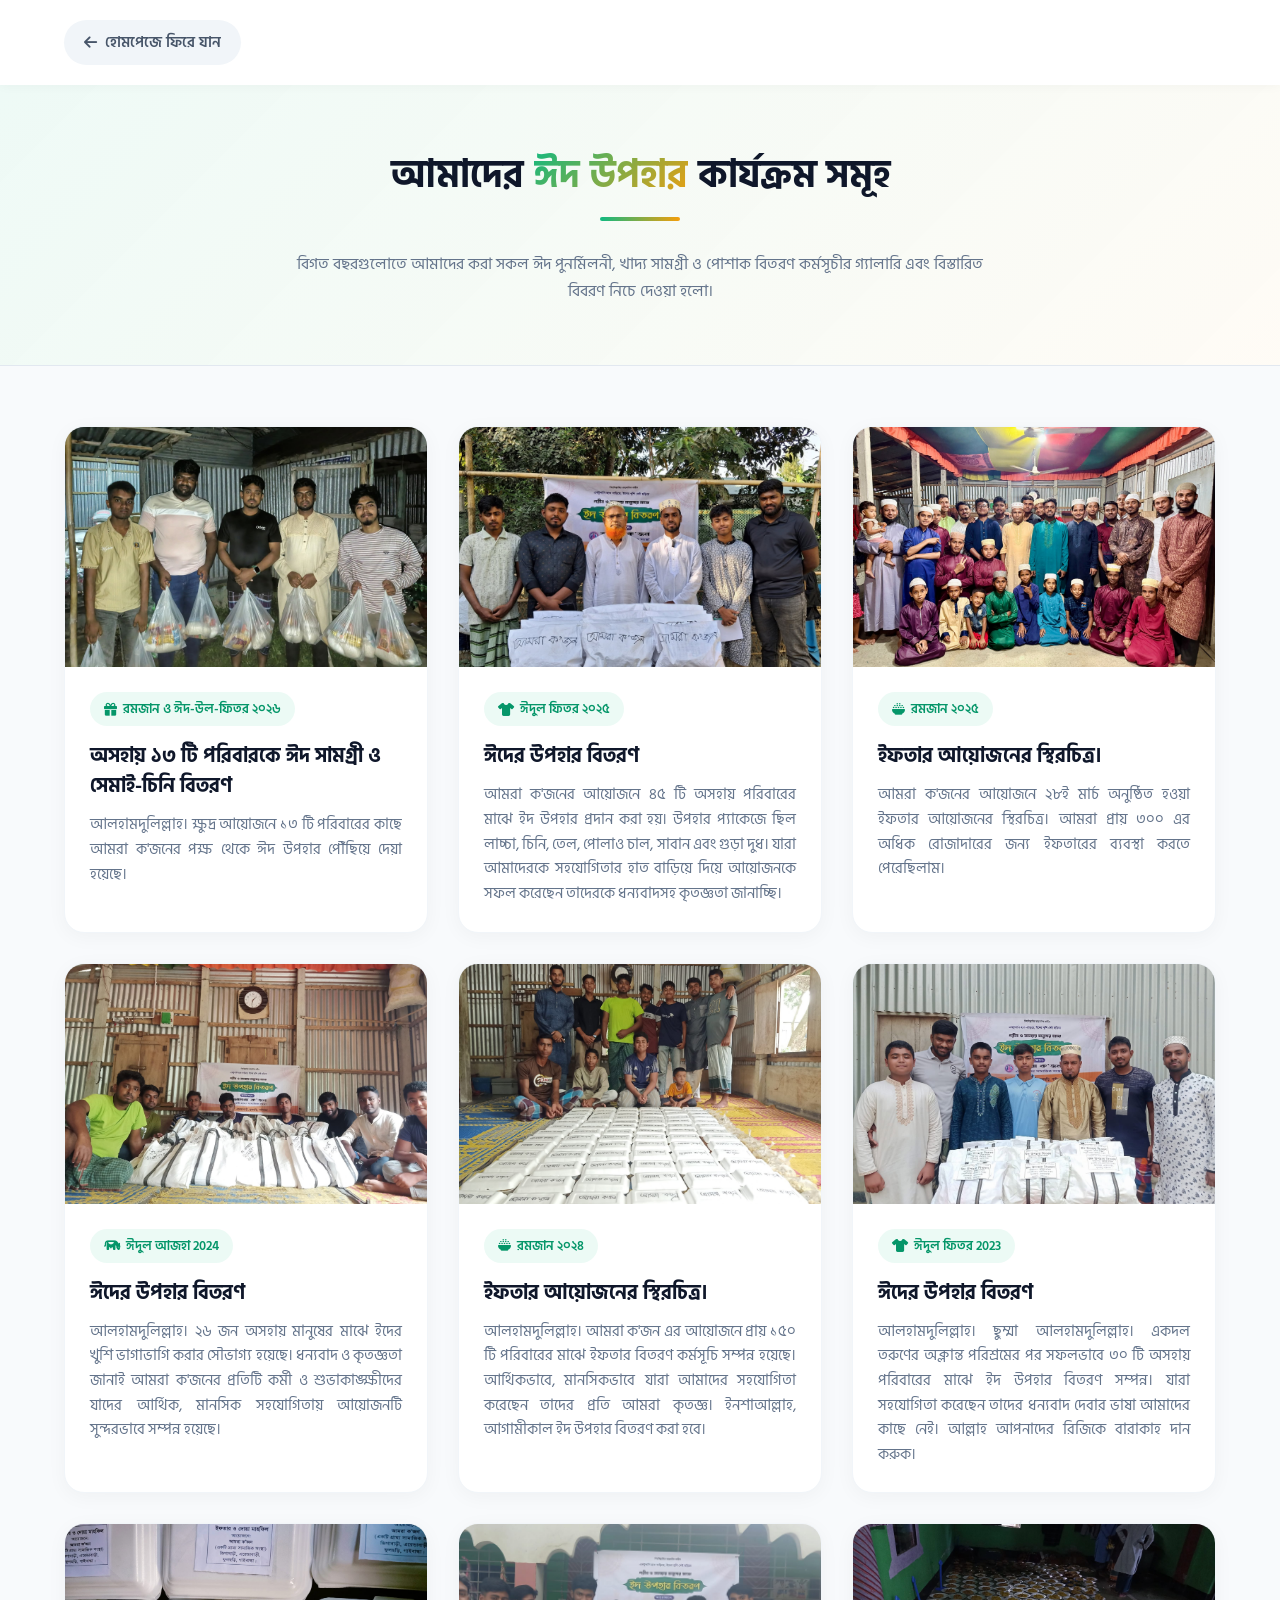
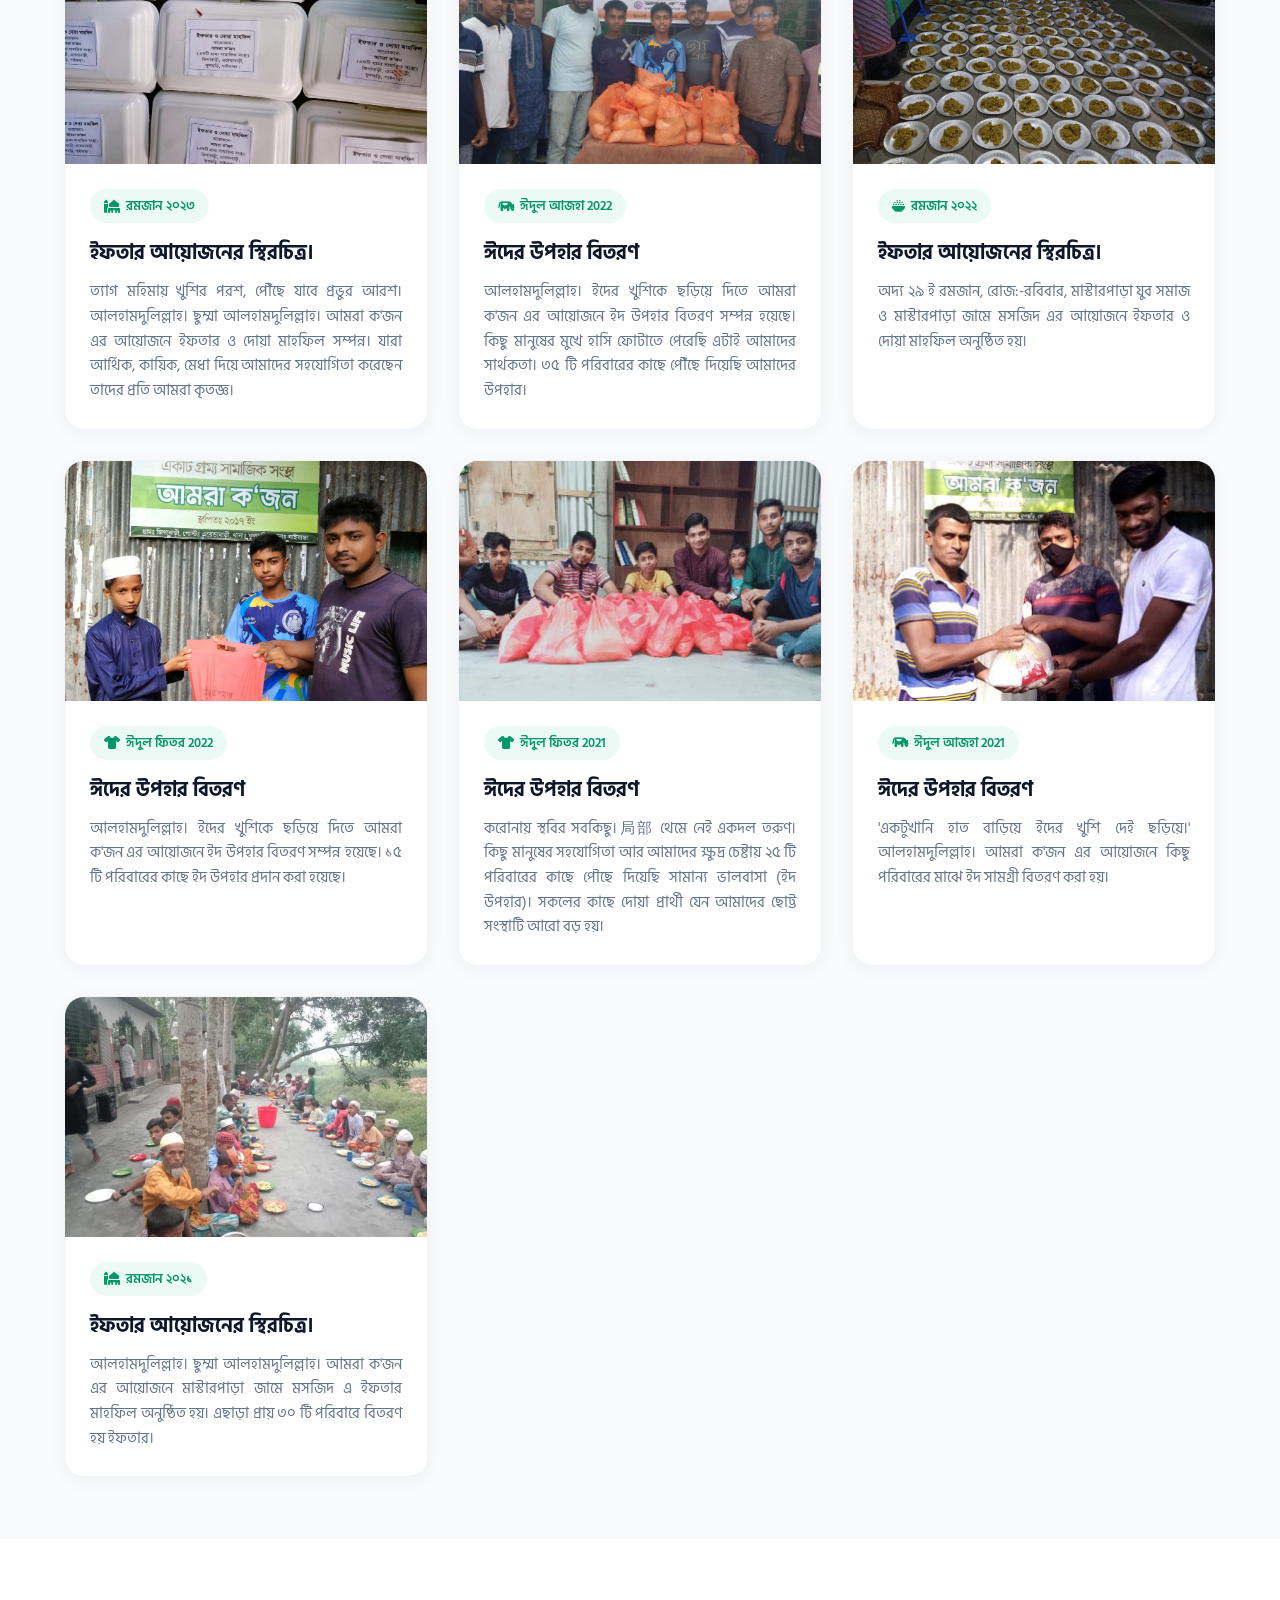
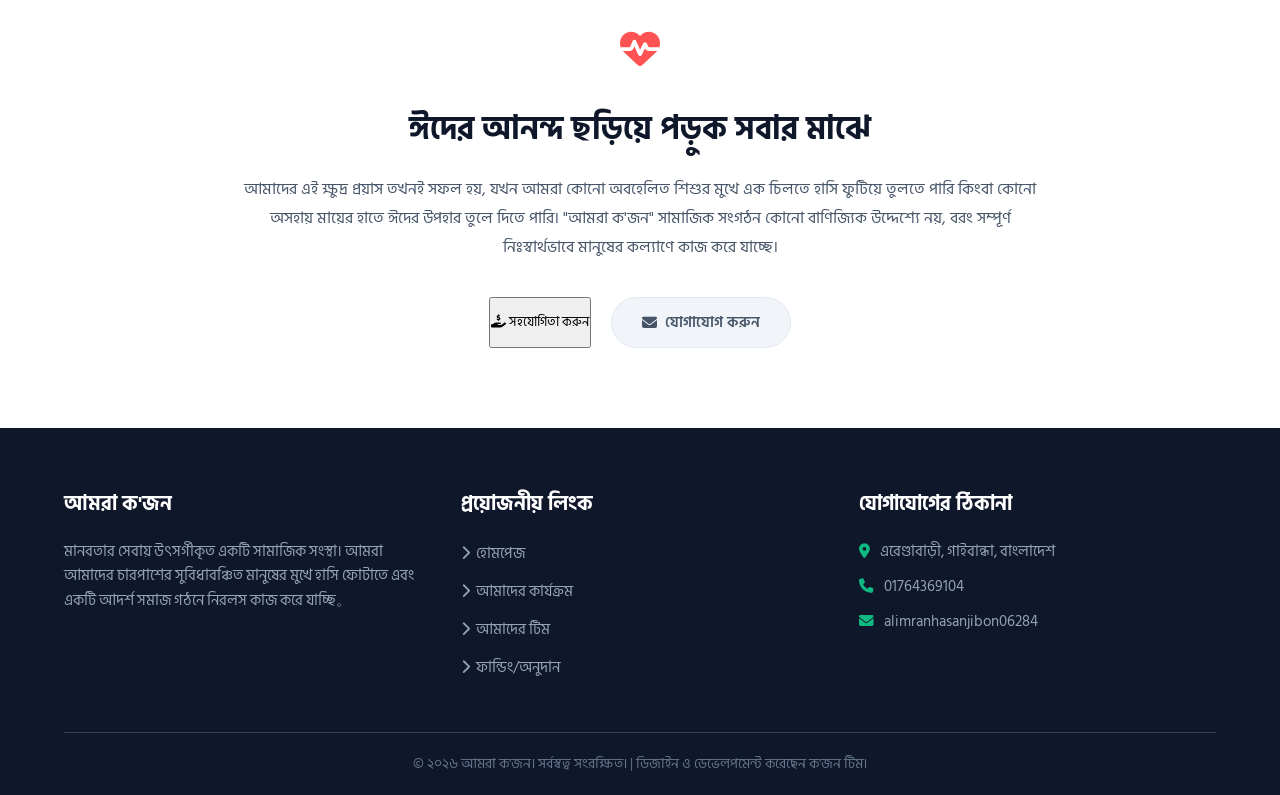
<file: eid-upohar.html>
<!DOCTYPE html>
<html lang="bn">
<head>
    <meta charset="UTF-8">
    <meta name="viewport" content="width=device-width, initial-scale=1.0">
    <title>ঈদ উপহার - আমরা ক'জন</title>
    <link href="https://fonts.googleapis.com/css2?family=Hind+Siliguri:wght@400;600;700&display=swap" rel="stylesheet">
    <link rel="stylesheet" href="https://cdnjs.cloudflare.com/ajax/libs/font-awesome/6.4.0/css/all.min.css">
    <link rel="stylesheet" href="eid-upohar.css">
    
    <style>
        /* মোডাল ডিফল্ট অবস্থায় লুকিয়ে থাকবে */
        .modal-overlay {
            position: fixed;
            top: 0;
            left: 0;
            width: 100%;
            height: 100%;
            background-color: rgba(9, 13, 22, 0.85);
            backdrop-filter: blur(8px);
            display: flex;
            align-items: center;
            justify-content: center;
            z-index: 9999;
            opacity: 0;
            pointer-events: none;
            transition: all 0.4s ease;
        }

        /* যখন জাভাস্ক্রিপ্ট active ক্লাস যুক্ত করবে তখন শো করবে */
        .modal-overlay.active {
            opacity: 1;
            pointer-events: auto;
        }

        /* মোডাল বক্সের ভেতরের অ্যানিমেশন */
        .modal-box {
            transform: scale(0.8);
            transition: all 0.4s cubic-bezier(0.175, 0.885, 0.32, 1.275);
        }

        .modal-overlay.active .modal-box {
            transform: scale(1);
        }
    </style>
</head>
<body>

    <div class="back-nav">
        <a href="index.html" class="back-btn"><i class="fa-solid fa-arrow-left"></i> হোমপেজে ফিরে যান</a>
    </div>

    <section class="eid-header">
        <h1>আমাদের <span class="highlight">ঈদ উপহার</span> কার্যক্রম সমূহ</h1>
        <p>বিগত বছরগুলোতে আমাদের করা সকল ঈদ পুনর্মিলনী, খাদ্য সামগ্রী ও পোশাক বিতরণ কর্মসূচীর গ্যালারি এবং বিস্তারিত বিবরণ নিচে দেওয়া হলো।</p>
    </section>

    <section class="eid-gallery-section">
        <div class="post-container">

            <div class="post-card">
                <div class="post-img">
                    <img src="eid-upohar pic1.jpg" alt="ঈদ সামগ্রী ২০২৬">
                </div>
                <div class="post-info">
                    <span class="post-date"><i class="fa-solid fa-gift"></i> রমজান ও ঈদ-উল-ফিতর ২০২৬</span>
                    <h3>অসহায় ১৩ টি পরিবারকে ঈদ সামগ্রী ও সেমাই-চিনি বিতরণ</h3>
                    <p>আলহামদুলিল্লাহ। ক্ষুদ্র আয়োজনে ১৩ টি পরিবারের কাছে আমরা ক'জনের পক্ষ থেকে ঈদ উপহার পৌঁছিয়ে দেয়া হয়েছে।</p>
                </div>
            </div>

            <div class="post-card">
                <div class="post-img">
                    <img src="eid-upohar pic2.jpg" alt="ঈদ সামগ্রী">
                </div>
                <div class="post-info">
                    <span class="post-date"><i class="fa-solid fa-shirt"></i> ঈদুল ফিতর ২০২৫</span>
                    <h3>ঈদের উপহার বিতরণ</h3>
                    <p>আমরা ক'জনের আয়োজনে ৪৫ টি অসহায় পরিবারের মাঝে ইদ উপহার প্রদান করা হয়। উপহার প্যাকেজে ছিল লাচ্চা, চিনি, তেল, পোলাও চাল, সাবান এবং গুড়া দুধ। যারা আমাদেরকে সহযোগিতার হাত বাড়িয়ে দিয়ে আয়োজনকে সফল করেছেন তাদেরকে ধন্যবাদসহ কৃতজ্ঞতা জানাচ্ছি।</p>
                </div>
            </div>

            <div class="post-card">
                <div class="post-img">
                    <img src="eid-upohar pic3.jpg" alt="ইফতার আয়োজনের স্থিরচিত্র।">
                </div>
                <div class="post-info">
                    <span class="post-date"><i class="fa-solid fa-bowl-rice"></i> রমজান ২০২৫</span>
                    <h3>ইফতার আয়োজনের স্থিরচিত্র।</h3>
                    <p>আমরা ক'জনের আয়োজনে ২৮ই মার্চ অনুষ্ঠিত হওয়া ইফতার আয়োজনের স্থিরচিত্র। আমরা প্রায় ৩০০ এর অধিক রোজাদারের জন্য ইফতারের ব্যবস্থা করতে পেরেছিলাম।</p>
                </div>
            </div>

            <div class="post-card">
                <div class="post-img">
                    <img src="eid-upohar pic4.jpg" alt="ঈদের উপহার বিতরণ">
                </div>
                <div class="post-info">
                    <span class="post-date"><i class="fa-solid fa-cow"></i> ঈদুল আজহা 2024</span>
                    <h3>ঈদের উপহার বিতরণ</h3>
                    <p>আলহামদুলিল্লাহ। ২৬ জন অসহায় মানুষের মাঝে ইদের খুশি ভাগাভাগি করার সৌভাগ্য হয়েছে। ধন্যবাদ ও কৃতজ্ঞতা জানাই আমরা ক'জনের প্রতিটি কর্মী ও শুভাকাঙ্ক্ষীদের যাদের আর্থিক, মানসিক সহযোগিতায় আয়োজনটি সুন্দরভাবে সম্পন্ন হয়েছে।</p>
                </div>
            </div>

            <div class="post-card">
                <div class="post-img">
                    <img src="e.jpg" alt="ইফতার আয়োজনের স্থিরচিত্র।">
                </div>
                <div class="post-info">
                    <span class="post-date"><i class="fa-solid fa-bowl-rice"></i> রমজান ২০২৪</span>
                    <h3>ইফতার আয়োজনের স্থিরচিত্র।</h3>
                    <p>আলহামদুলিল্লাহ। আমরা ক'জন এর আয়োজনে প্রায় ১৫০ টি পরিবারের মাঝে ইফতার বিতরণ কর্মসূচি সম্পন্ন হয়েছে। আর্থিকভাবে, মানসিকভাবে যারা আমাদের সহযোগিতা করেছেন তাদের প্রতি আমরা কৃতজ্ঞ। ইনশাআল্লাহ, আগামীকাল ইদ উপহার বিতরণ করা হবে।</p>
                </div>
            </div>

            <div class="post-card">
                <div class="post-img">
                    <img src="eid-upohar pic6.jpg" alt="ঈদ সামগ্রী">
                </div>
                <div class="post-info">
                    <span class="post-date"><i class="fa-solid fa-shirt"></i> ঈদুল ফিতর 2023</span>
                    <h3>ঈদের উপহার বিতরণ</h3>
                    <p>আলহামদুলিল্লাহ। ছুম্মা আলহামদুলিল্লাহ। একদল তরুণের অক্লান্ত পরিশ্রমের পর সফলভাবে ৩০ টি অসহায় পরিবারের মাঝে ইদ উপহার বিতরণ সম্পন্ন। যারা সহযোগিতা করেছেন তাদের ধন্যবাদ দেবার ভাষা আমাদের কাছে নেই। আল্লাহ আপনাদের রিজিকে বারাকাহ দান করুক।</p>
                </div>
            </div>

            <div class="post-card">
                <div class="post-img">
                    <img src="eid-upohar pic7.jpg" alt="ইফতার আয়োজনের স্থিরচিত্র।">
                </div>
                <div class="post-info">
                    <span class="post-date"><i class="fa-solid fa-mosque"></i> রমজান ২০২৩</span>
                    <h3>ইফতার আয়োজনের স্থিরচিত্র।</h3>
                    <p>ত্যাগ মহিমায় খুশির পরশ, পৌঁছে যাবে প্রভুর আরশ। আলহামদুলিল্লাহ। ছুম্মা আলহামদুলিল্লাহ। আমরা ক'জন এর আয়োজনে ইফতার ও দোয়া মাহফিল সম্পন্ন। যারা আর্থিক, কায়িক, মেধা দিয়ে আমাদের সহযোগিতা করেছেন তাদের প্রতি আমরা কৃতজ্ঞ।</p>
                </div>
            </div>

            <div class="post-card">
                <div class="post-img">
                    <img src="eid-upohar pic8.jpg" alt="ঈদ সামগ্রী">
                </div>
                <div class="post-info">
                    <span class="post-date"><i class="fa-solid fa-cow"></i> ঈদুল আজহা 2022</span>
                    <h3>ঈদের উপহার বিতরণ</h3>
                    <p>আলহামদুলিল্লাহ। ইদের খুশিকে ছড়িয়ে দিতে আমরা ক'জন এর আয়োজনে ইদ উপহার বিতরণ সম্পন্ন হয়েছে। কিছু মানুষের মুখে হাসি ফোটাতে পেরেছি এটাই আমাদের সার্থকতা। ৩৫ টি পরিবারের কাছে পৌঁছে দিয়েছি আমাদের উপহার।</p>
                </div>
            </div>

            <div class="post-card">
                <div class="post-img">
                    <img src="eid-upohar pic9.jpg" alt="ইফতার আয়োজনের স্থিরচিত্র।">
                </div>
                <div class="post-info">
                    <span class="post-date"><i class="fa-solid fa-bowl-rice"></i> রমজান ২০২২</span>
                    <h3>ইফতার আয়োজনের স্থিরচিত্র।</h3>
                    <p>অদ্য ২৯ ই রমজান, রোজ:-রবিবার, মাস্টারপাড়া যুব সমাজ ও মাস্টারপাড়া জামে মসজিদ এর আয়োজনে ইফতার ও দোয়া মাহফিল অনুষ্ঠিত হয়।</p>
                </div>
            </div>

            <div class="post-card">
                <div class="post-img">
                    <img src="eid-upohar pic10.jpg" alt="ঈদ সামগ্রী">
                </div>
                <div class="post-info">
                    <span class="post-date"><i class="fa-solid fa-shirt"></i> ঈদুল ফিতর 2022</span>
                    <h3>ঈদের উপহার বিতরণ</h3>
                    <p>আলহামদুলিল্লাহ। ইদের খুশিকে ছড়িয়ে দিতে আমরা ক'জন এর আয়োজনে ইদ উপহার বিতরণ সম্পন্ন হয়েছে। ১৫ টি পরিবারের কাছে ইদ উপহার প্রদান করা হয়েছে।</p>
                </div>
            </div>

            <div class="post-card">
                <div class="post-img">
                    <img src="eid-upohar pic11.jpg" alt="ঈদ সামগ্রী">
                </div>
                <div class="post-info">
                    <span class="post-date"><i class="fa-solid fa-shirt"></i> ঈদুল ফিতর 2021</span>
                    <h3>ঈদের উপহার বিতরণ</h3>
                    <p>করোনায় স্থবির সবকিছু।局部 থেমে নেই একদল তরুণ। কিছু মানুষের সহযোগিতা আর আমাদের ক্ষুদ্র চেষ্টায় ২৫ টি পরিবারের কাছে পৌছে দিয়েছি সামান্য ভালবাসা (ইদ উপহার)। সকলের কাছে দোয়া প্রার্থী যেন আমাদের ছোট্ট সংস্থাটি আরো বড় হয়।</p>
                </div>
            </div>

            <div class="post-card">
                <div class="post-img">
                    <img src="eid-upohar pic12.jpg" alt="ঈদ সামগ্রী">
                </div>
                <div class="post-info">
                    <span class="post-date"><i class="fa-solid fa-cow"></i> ঈদুল আজহা 2021</span>
                    <h3>ঈদের উপহার বিতরণ</h3>
                    <p>'একটুখানি হাত বাড়িয়ে ইদের খুশি দেই ছড়িয়ে।' আলহামদুলিল্লাহ। আমরা ক'জন এর আয়োজনে কিছু পরিবারের মাঝে ইদ সামগ্রী বিতরণ করা হয়।</p>
                </div>
            </div>

            <div class="post-card">
                <div class="post-img">
                    <img src="eid-upohar pic13.jpg" alt="ইফতার আয়োজনের স্থিরচিত্র।">
                </div>
                <div class="post-info">
                    <span class="post-date"><i class="fa-solid fa-mosque"></i> রমজান ২০২১</span>
                    <h3>ইফতার আয়োজনের স্থিরচিত্র।</h3>
                    <p>আলহামদুলিল্লাহ। ছুম্মা আলহামদুলিল্লাহ। আমরা ক'জন এর আয়োজনে মাস্টারপাড়া জামে মসজিদ এ ইফতার মাহফিল অনুষ্ঠিত হয়। এছাড়া প্রায় ৩০ টি পরিবারে বিতরণ হয় ইফতার।</p>
                </div>
            </div>

        </div>
    </section>

    <section class="eid-closing-section">
        <div class="closing-content">
            <div class="heart-icon"><i class="fa-solid fa-heart-pulse"></i></div>
            <h2>ঈদের আনন্দ ছড়িয়ে পড়ুক সবার মাঝে</h2>
            <p>আমাদের এই ক্ষুদ্র প্রয়াস তখনই সফল হয়, যখন আমরা কোনো অবহেলিত শিশুর মুখে এক চিলতে হাসি ফুটিয়ে তুলতে পারি কিংবা কোনো অসহায় মায়ের হাতে ঈদের উপহার তুলে দিতে পারি। "আমরা ক'জন" সামাজিক সংগঠন কোনো বাণিজ্যিক উদ্দেশ্যে নয়, বরং সম্পূর্ণ নিঃস্বার্থভাবে মানুষের কল্যাণে কাজ করে যাচ্ছে।</p>
            <div class="closing-buttons">
                <button onclick="openDonationModal()" class="donate-btn-nav"><i class="fa-solid fa-hand-holding-dollar"></i> সহযোগিতা করুন</button>
                <a href="index.html#contact" class="contact-now-btn"><i class="fa-solid fa-envelope"></i> যোগাযোগ করুন</a>
            </div>
        </div>
    </section>

    <footer class="eid-footer">
        <div class="footer-container">
            <div class="footer-about">
                <h3>আমরা ক'জন</h3>
                <p>মানবতার সেবায় উৎসর্গীকৃত একটি সামাজিক সংস্থা। আমরা আমাদের চারপাশের সুবিধাবঞ্চিত মানুষের মুখে হাসি ফোটাতে এবং একটি আদর্শ সমাজ গঠনে নিরলস কাজ করে যাচ্ছি。</p>
            </div>
            <div class="footer-links">
                <h4>প্রয়োজনীয় লিংক</h4>
                <ul>
                    <li><a href="index.html#home"><i class="fa-solid fa-chevron-right"></i> হোমপেজ</a></li>
                    <li><a href="index.html#activities"><i class="fa-solid fa-chevron-right"></i> আমাদের কার্যক্রম</a></li>
                    <li><a href="index.html#teams"><i class="fa-solid fa-chevron-right"></i> আমাদের টিম</a></li>
                    <li><a href="index.html#donation"><i class="fa-solid fa-chevron-right"></i> ফান্ডিং/অনুদান</a></li>
                </ul>
            </div>
            <div class="footer-contact">
                <h4>যোগাযোগের ঠিকানা</h4>
                <p><i class="fa-solid fa-location-dot"></i> এরেণ্ডাবাড়ী, গাইবান্ধা, বাংলাদেশ</p>
                <p><i class="fa-solid fa-phone"></i> 01764369104</p>
                <p><i class="fa-solid fa-envelope"></i> alimranhasanjibon06284</p>
            </div>
        </div>
        <div class="footer-bottom">
            <p>&copy; ২০২৬ আমরা ক'জন। সর্বস্বত্ব সংরক্ষিত। | ডিজাইন ও ডেভেলপমেন্ট করেছেন ক'জন টিম।</p>
        </div>
    </footer>

    <div id="donationModal" class="modal-overlay">
        <div class="modal-box">
            <button class="close-modal-btn" onclick="closeDonationModal()">&times;</button>
            
            <div class="modal-header">
                <i class="fa-solid fa-heart-circle-check"></i>
                <h3>মানবতার কল্যাণে এগিয়ে আসুন</h3>
                <p>আপনার পাঠানো সামান্য অনুদান অসহায় মানুষের মুখে হাসি ফোটাতে পারে। নিচের যেকোনো নম্বরে আপনার সাহায্য পাঠাতে পারেন।</p>
            </div>

            <div class="payment-methods">
                <div class="payment-card bkash">
                    <div class="payment-logo">
                        <span>বিকাশ (Personal)</span>
                    </div>
                    <div class="number-area">
                        <span class="phone-number" id="bkashNumber">01758458604</span> 
                        <div class="action-btns">
                            <a href="tel:*247*" class="direct-pay-btn"><i class="fa-solid fa-mobile-screen"></i> সরাসরি পাঠান</a>
                            <button class="copy-btn" onclick="copyNumber('bkashNumber', this)"><i class="fa-regular fa-copy"></i> কপি</button>
                        </div>
                    </div>
                </div>

                <div class="payment-card nagad">
                    <div class="payment-logo">
                        <span>নগদ (Personal)</span>
                    </div>
                    <div class="number-area">
                        <span class="phone-number" id="nagadNumber">01758458604</span> 
                        <div class="action-btns">
                            <a href="tel:*167*" class="direct-pay-btn"><i class="fa-solid fa-mobile-screen"></i> সরাসরি পাঠান</a>
                            <button class="copy-btn" onclick="copyNumber('nagadNumber', this)"><i class="fa-regular fa-copy"></i> কপি</button>
                        </div>
                    </div>
                </div>
            </div>

            <div class="modal-footer-text">
                <p><i class="fa-solid fa-circle-info"></i> টাকা পাঠানোর পর দয়া করে আমাদের সাথে যোগাযোগ করুন।</p>
            </div>
        </div>
    </div>

    <script>
    function openDonationModal() {
        const modal = document.getElementById('donationModal');
        if (modal) {
            modal.classList.add('active');
        }
    }

    function closeDonationModal() {
        const modal = document.getElementById('donationModal');
        if (modal) {
            modal.classList.remove('active');
        }
    }

    // মোডালের বাইরে ব্যাকগ্রাউন্ডে ক্লিক করলে মোডাল বন্ধ হবে
    window.onclick = function(event) {
        const modal = document.getElementById('donationModal');
        if (event.target == modal) {
            modal.classList.remove('active');
        }
    }

    // নম্বর কপি করার নিখুঁত কোড
    function copyNumber(elementId, button) {
        const numberText = document.getElementById(elementId).innerText;
        navigator.clipboard.writeText(numberText).then(() => {
            const originalText = button.innerHTML;
            button.innerHTML = '<i class="fa-solid fa-check"></i> কপিড!';
            button.style.backgroundColor = '#10b981';
            button.style.borderColor = '#10b981';
            
            setTimeout(() => {
                button.innerHTML = originalText;
                button.style.backgroundColor = '';
                button.style.borderColor = '';
            }, 2000);
        }).catch(err => {
            console.error('কপি করা যায়নি: ', err);
        });
    }
    </script>

</body>
</html>
</file>
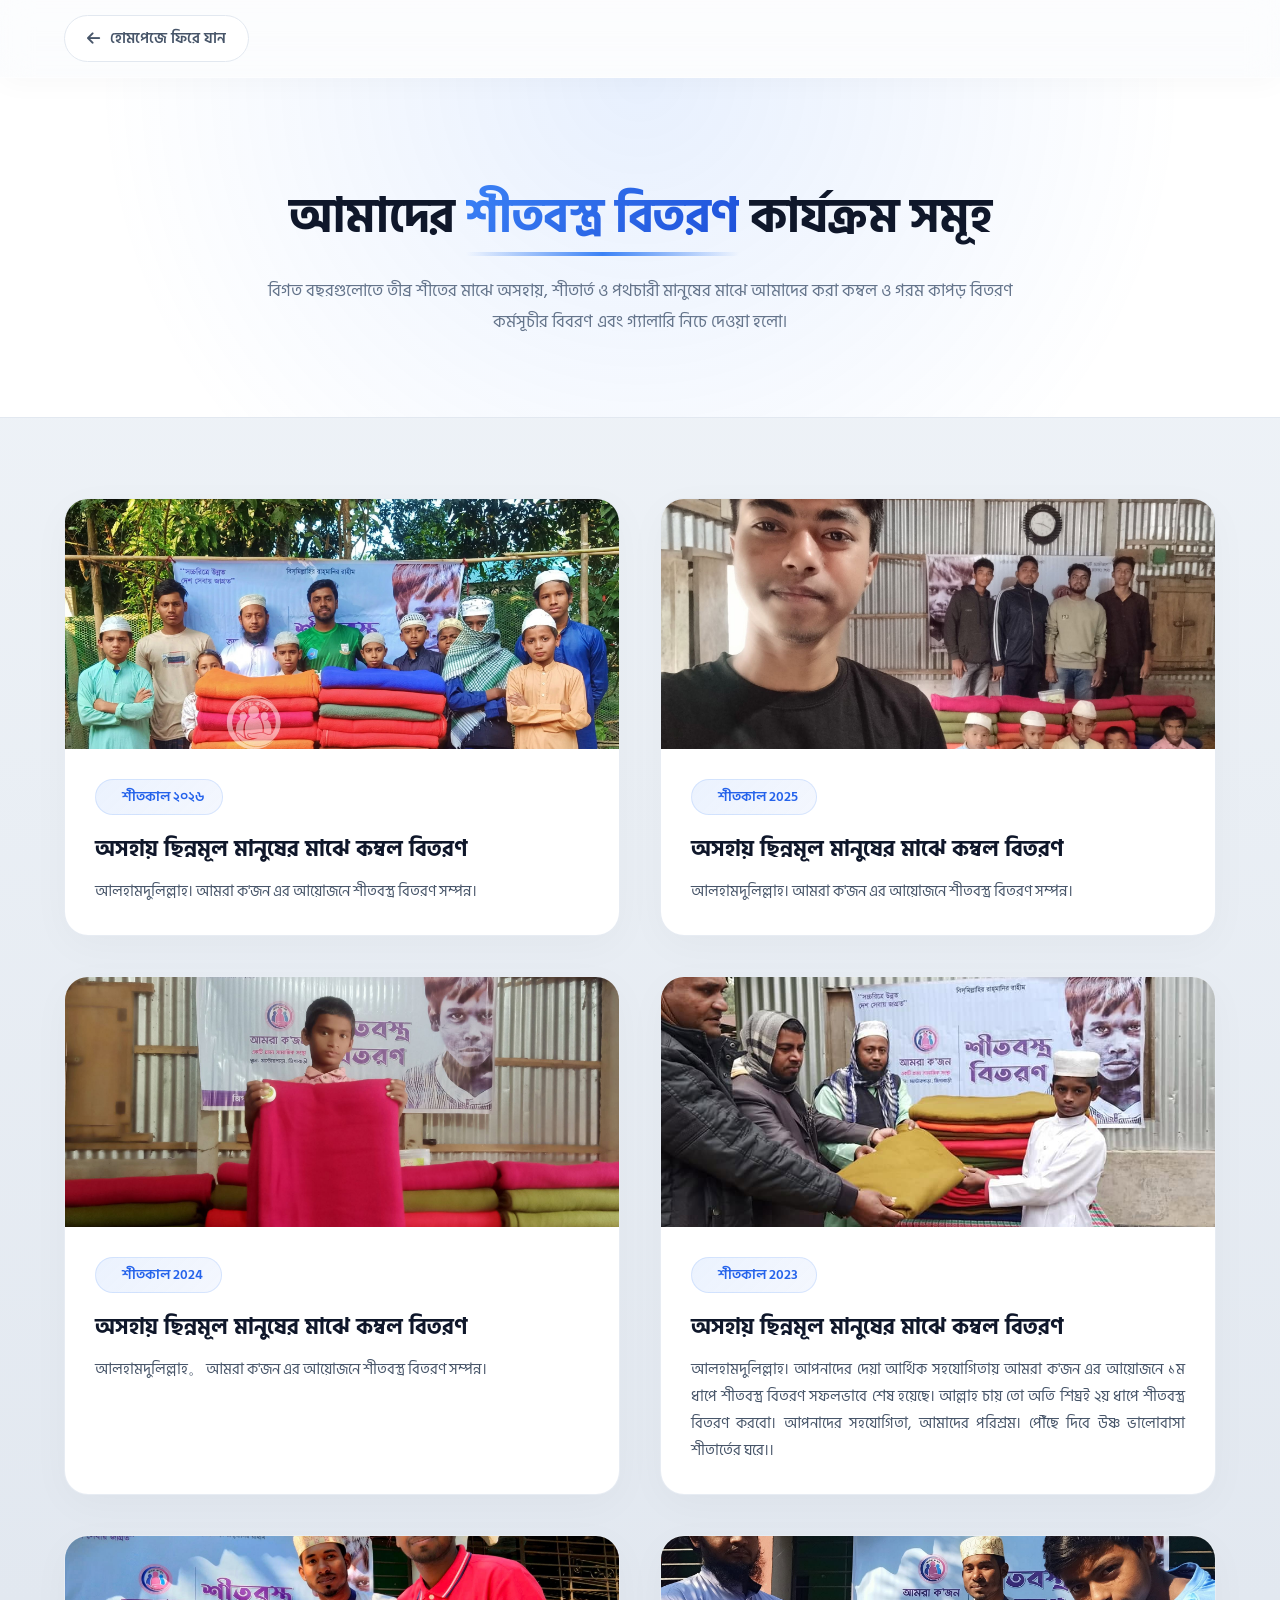
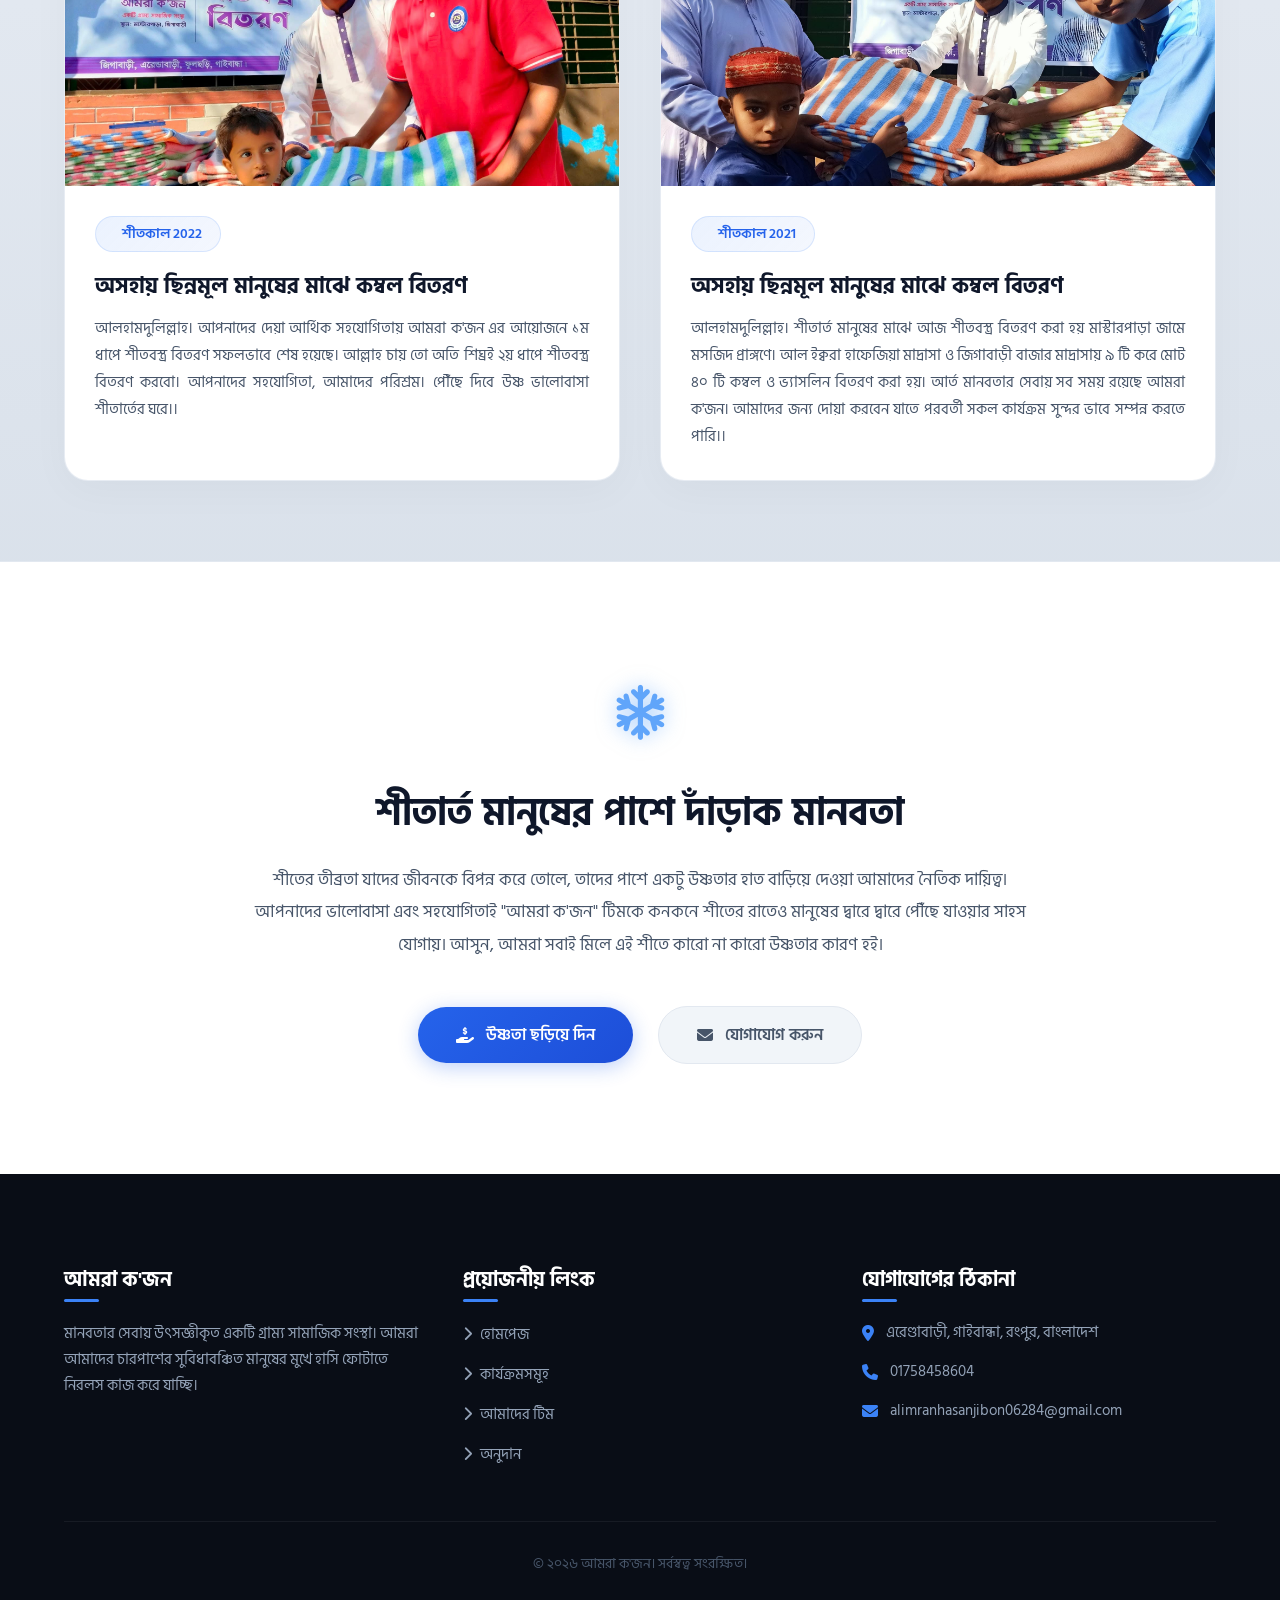
<file: winter-clothes.html>
<!DOCTYPE html>
<html lang="bn">
<head>
    <meta charset="UTF-8">
    <meta name="viewport" content="width=device-width, initial-scale=1.0">
    <title>শীতবস্ত্র বিতরণ - আমরা ক'জন</title>
    <!-- ফন্ট এবং আইকন লিংক -->
    <link href="https://fonts.googleapis.com/css2?family=Hind+Siliguri:wght@400;600;700&display=swap" rel="stylesheet">
    <link rel="stylesheet" href="https://cdnjs.cloudflare.com/ajax/libs/font-awesome/6.4.0/css/all.min.css">
    <!-- সিএসএস ফাইল লিংক -->
    <link rel="stylesheet" href="winter-clothes.css">

    <!-- মোডালটি যেন ঠিকঠাক ওপেন হয় তার জন্য প্রয়োজনীয় সিএসএস ব্যাকআপ -->
    <style>
        /* মোডাল ডিফল্ট অবস্থায় লুকিয়ে থাকবে */
        .modal-overlay {
            position: fixed;
            top: 0;
            left: 0;
            width: 100%;
            height: 100%;
            background-color: rgba(9, 13, 22, 0.85);
            backdrop-filter: blur(8px);
            display: flex;
            align-items: center;
            justify-content: center;
            z-index: 9999;
            opacity: 0;
            pointer-events: none;
            transition: all 0.4s ease;
        }

        /* যখন জাভাস্ক্রিপ্ট active ক্লাস যুক্ত করবে তখন শো করবে */
        .modal-overlay.active {
            opacity: 1;
            pointer-events: auto;
        }

        /* মোডাল বক্সের ভেতরের অ্যানিমেশন */
        .modal-box {
            transform: scale(0.8);
            transition: all 0.4s cubic-bezier(0.175, 0.885, 0.32, 1.275);
        }

        .modal-overlay.active .modal-box {
            transform: scale(1);
        }
    </style>
</head>
<body>

    <!-- ব্যাক বাটন নেভিগেশন -->
    <div class="back-nav">
        <a href="index.html" class="back-btn"><i class="fa-solid fa-arrow-left"></i> হোমপেজে ফিরে যান</a>
    </div>

    <!-- ুইন্টার স্পেশাল হেডার ব্যানার -->
    <section class="winter-header">
        <h1>আমাদের <span class="highlight">শীতবস্ত্র বিতরণ</span> কার্যক্রম সমূহ</h1>
        <p>বিগত বছরগুলোতে তীব্র শীতের মাঝে অসহায়, শীতার্ত ও পথচারী মানুষের মাঝে আমাদের করা কম্বল ও গরম কাপড় বিতরণ কর্মসূচীর বিবরণ এবং গ্যালারি নিচে দেওয়া হলো।</p>
    </section>

    <!-- শীতবস্ত্র ইভেন্ট গ্যালারি সেকশন -->
    <section class="winter-gallery-section">
        <div class="post-container">
            
            <!-- কার্ড ১: ২০২৬ -->
            <div class="post-card">
                <div class="post-img">
                    <img src="winter1.jpg" alt="কম্বল বিতরণ ২০২৬">
                </div>
                <div class="post-info">
                    <span class="post-date"><i class="fa-solid fa-blanket"></i> শীতকাল ২০২৬</span>
                    <h3>অসহায় ছিন্নমূল মানুষের মাঝে কম্বল বিতরণ</h3>
                    <p>আলহামদুলিল্লাহ। আমরা ক'জন এর আয়োজনে শীতবস্ত্র বিতরণ সম্পন্ন।</p>
                </div>
            </div>

            <!-- কার্ড ২: ২০২৫ -->
            <div class="post-card">
                <div class="post-img">
                    <img src="winter2.jpg" alt="কম্বল বিতরণ25">
                </div>
                <div class="post-info">
                    <span class="post-date"><i class="fa-solid fa-blanket"></i> শীতকাল 2025 </span>
                    <h3>অসহায় ছিন্নমূল মানুষের মাঝে কম্বল বিতরণ</h3>
                    <p>আলহামদুলিল্লাহ। আমরা ক'জন এর আয়োজনে শীতবস্ত্র বিতরণ সম্পন্ন।</p>
                </div>
            </div>

            <!-- কার্ড ৩: ২০২৪ -->
            <div class="post-card">
                <div class="post-img">
                    <img src="winter3.jpg" alt="কম্বল বিতরণ25">
                </div>
                <div class="post-info">
                    <span class="post-date"><i class="fa-solid fa-blanket"></i> শীতকাল 2024 </span>
                    <h3>অসহায় ছিন্নমূল মানুষের মাঝে কম্বল বিতরণ</h3>
                    <p>আলহামদুলিল্লাহ。 আমরা ক'জন এর আয়োজনে শীতবস্ত্র বিতরণ সম্পন্ন।</p>
                </div>
            </div>

            <!-- কার্ড ৪: ২০২৩ (ধাপ ১) -->
            <div class="post-card">
                <div class="post-img">
                    <img src="winter4.jpg" alt="কম্বল বিতরণ25">
                </div>
                <div class="post-info">
                    <span class="post-date"><i class="fa-solid fa-blanket"></i> শীতকাল 2023 </span>
                    <h3>অসহায় ছিন্নমূল মানুষের মাঝে কম্বল বিতরণ</h3>
                    <p>আলহামদুলিল্লাহ। আপনাদের দেয়া আর্থিক সহযোগিতায় আমরা ক'জন এর আয়োজনে ১ম ধাপে শীতবস্ত্র বিতরণ সফলভাবে শেষ হয়েছে। আল্লাহ চায় তো অতি শিঘ্রই ২য় ধাপে শীতবস্ত্র বিতরণ করবো। আপনাদের সহযোগিতা, আমাদের পরিশ্রম। পৌঁছে দিবে উষ্ণ ভালোবাসা শীতার্তের ঘরে।।</p>
                </div>
            </div>

            <!-- কার্ড ৫: ২০২৩ (ধাপ ২) -->
            <div class="post-card">
                <div class="post-img">
                    <img src="winter5.jpg" alt="কম্বল বিতরণ25">
                </div>
                <div class="post-info">
                    <span class="post-date"><i class="fa-solid fa-blanket"></i> শীতকাল 2022 </span>
                    <h3>অসহায় ছিন্নমূল মানুষের মাঝে কম্বল বিতরণ</h3>
                    <p>আলহামদুলিল্লাহ। আপনাদের দেয়া আর্থিক সহযোগিতায় আমরা ক'জন এর আয়োজনে ১ম ধাপে শীতবস্ত্র বিতরণ সফলভাবে শেষ হয়েছে। আল্লাহ চায় তো অতি শিঘ্রই ২য় ধাপে শীতবস্ত্র বিতরণ করবো। আপনাদের সহযোগিতা, আমাদের পরিশ্রম। পৌঁছে দিবে উষ্ণ ভালোবাসা শীতার্তের ঘরে।।</p>
                </div>
            </div>

            <!-- কার্ড ৬: ২০২৩ (মাদ্রাসা ও এতিমখানা) -->
            <div class="post-card">
                <div class="post-img">
                    <img src="winter6.jpg" alt="কম্বল বিতরণ25">
                </div>
                <div class="post-info">
                    <span class="post-date"><i class="fa-solid fa-blanket"></i> শীতকাল 2021 </span>
                    <h3>অসহায় ছিন্নমূল মানুষের মাঝে কম্বল বিতরণ</h3>
                    <p>আলহামদুলিল্লাহ। শীতার্ত মানুষের মাঝে আজ শীতবস্ত্র বিতরণ করা হয় মাস্টারপাড়া জামে মসজিদ প্রাঙ্গণে। আল ইক্বরা হাফেজিয়া মাদ্রাসা ও জিগাবাড়ী বাজার মাদ্রাসায় ৯ টি করে মোট ৪০ টি কম্বল ও ভ্যাসলিন বিতরণ করা হয়। আর্ত মানবতার সেবায় সব সময় রয়েছে আমরা ক'জন। আমাদের জন্য দোয়া করবেন যাতে পরবর্তী সকল কার্যক্রম সুন্দর ভাবে সম্পন্ন করতে পারি।।</p>
                </div>
            </div>

        </div>
    </section>

    <!-- সমাপনী বার্তা সেকশন -->
    <section class="winter-closing-section">
        <div class="closing-content">
            <div class="snowflake-icon"><i class="fa-regular fa-snowflake"></i></div>
            <h2>শীতার্ত মানুষের পাশে দাঁড়াক মানবতা</h2>
            <p>শীতের তীব্রতা যাদের জীবনকে বিপন্ন করে তোলে, তাদের পাশে একটু উষ্ণতার হাত বাড়িয়ে দেওয়া আমাদের নৈতিক দায়িত্ব। আপনাদের ভালোবাসা এবং সহযোগিতাই "আমরা ক'জন" টিমকে কনকনে শীতের রাতেও মানুষের দ্বারে দ্বারে পৌঁছে যাওয়ার সাহস যোগায়। আসুন, আমরা সবাই মিলে এই শীতে কারো না কারো উষ্ণতার কারণ হই।</p>
            <div class="closing-buttons">
                <!-- বাটন ও ট্যাগ ওভারল্যাপ এখানে ফিক্স করা হয়েছে -->
                <button onclick="openDonationModal()" class="donate-btn-nav"><i class="fa-solid fa-hand-holding-dollar"></i> উষ্ণতা ছড়িয়ে দিন</button>
                <a href="index.html#contact" class="contact-now-btn"><i class="fa-solid fa-envelope"></i> যোগাযোগ করুন</a>
            </div>
        </div>
    </section>



    
    <!-- উইন্টার ফুটার সেকশন -->
    <footer class="winter-footer">
        <div class="footer-container">
            <div class="footer-about">
                <h3>আমরা ক'জন</h3>
                <p>মানবতার সেবায় উৎসজ্ঞীকৃত একটি গ্রাম্য সামাজিক সংস্থা। আমরা আমাদের চারপাশের সুবিধাবঞ্চিত মানুষের মুখে হাসি ফোটাতে নিরলস কাজ করে যাচ্ছি।</p>
            </div>
            <div class="footer-links">
                <h4>প্রয়োজনীয় লিংক</h4>
                <ul>
                    <li><a href="index.html#home"><i class="fa-solid fa-chevron-right"></i> হোমপেজ</a></li>
                    <li><a href="index.html#activities"><i class="fa-solid fa-chevron-right"></i> কার্যক্রমসমূহ</a></li>
                    <li><a href="index.html#teams"><i class="fa-solid fa-chevron-right"></i> আমাদের টিম</a></li>
                    <li><a href="index.html#donation"><i class="fa-solid fa-chevron-right"></i> অনুদান</a></li>
                </ul>
            </div>
            <div class="footer-contact">
                <h4>যোগাযোগের ঠিকানা</h4>
                <p><i class="fa-solid fa-location-dot"></i> এরেণ্ডাবাড়ী, গাইবান্ধা, রংপুর, বাংলাদেশ</p>
                <p><i class="fa-solid fa-phone"></i> 01758458604</p>
                <p><i class="fa-solid fa-envelope"></i> alimranhasanjibon06284@gmail.com</p> <!-- ভুল p ট্যাগ ফিক্সড -->
            </div>
        </div>
        <div class="footer-bottom">
            <p>&copy; ২০২৬ আমরা ক'জন। সর্বস্বত্ব সংরক্ষিত।</p>
        </div>
    </footer>

    <!-- ডোনেশন পপ-আপ মোডাল (Donation Modal) -->
    <div id="donationModal" class="modal-overlay">
        <div class="modal-box">
            <!-- পপ-আপ বন্ধ করার ক্রস বাটন -->
            <button class="close-modal-btn" onclick="closeDonationModal()">&times;</button>
            
            <div class="modal-header">
                <i class="fa-solid fa-heart-circle-check"></i>
                <h3>মানবতার কল্যাণে এগিয়ে আসুন</h3>
                <p>আপনার পাঠানো সামান্য অনুদান অসহায় মানুষের মুখে হাসি ফোটাতে পারে। নিচের যেকোনো নম্বরে আপনার সাহায্য পাঠাতে পারেন।</p>
            </div>

            <div class="payment-methods">
                <!-- বিকাশ অ্যাকাউন্ট কার্ড -->
                <div class="payment-card bkash">
                    <div class="payment-logo">
                        <span>বিকাশ (Personal)</span>
                    </div>
                    <div class="number-area">
                        <span class="phone-number" id="bkashNumber">01758458604</span> 
                        <div class="action-btns">
                            <a href="tel:*247*" class="direct-pay-btn"><i class="fa-solid fa-mobile-screen"></i> সরাসরি পাঠান</a>
                            <button class="copy-btn" onclick="copyNumber('bkashNumber', this)"><i class="fa-regular fa-copy"></i> কপি</button>
                        </div>
                    </div>
                </div>

                <!-- নগদ অ্যাকাউন্ট কার্ড -->
                <div class="payment-card nagad">
                    <div class="payment-logo">
                        <span>নগদ (Personal)</span>
                    </div>
                    <div class="number-area">
                        <span class="phone-number" id="nagadNumber">01758458604</span> 
                        <div class="action-btns">
                            <a href="tel:*167*" class="direct-pay-btn"><i class="fa-solid fa-mobile-screen"></i> সরাসরি পাঠান</a>
                            <button class="copy-btn" onclick="copyNumber('nagadNumber', this)"><i class="fa-regular fa-copy"></i> কপি</button>
                        </div>
                    </div>
                </div>
            </div>

            <div class="modal-footer-text">
                <p><i class="fa-solid fa-circle-info"></i> টাকা পাঠানোর পর দয়া করে আমাদের সাথে যোগাযোগ করুন।</p>
            </div>
        </div>
    </div>

    <!-- মোডাল ওপেন, ক্লোজ এবং নম্বর কপি করার জাভাস্ক্রিপ্ট কোড -->
    <script>
    // মোডাল ওপেন করার সুনির্দিষ্ট ফাংশন
    function openDonationModal() {
        const modal = document.getElementById('donationModal');
        if (modal) {
            modal.classList.add('active');
        }
    }

    // মোডাল বন্ধ করার ফাংশন
    function closeDonationModal() {
        const modal = document.getElementById('donationModal');
        if (modal) {
            modal.classList.remove('active');
        }
    }

    // মোডালের বাইরে ক্লিক করলে যেন বন্ধ হয়ে যায়
    window.onclick = function(event) {
        const modal = document.getElementById('donationModal');
        if (event.target == modal) {
            modal.classList.remove('active');
        }
    }

    // নম্বর কপি করার ফাংশন
    function copyNumber(elementId, button) {
        const numberText = document.getElementById(elementId).innerText;
        navigator.clipboard.writeText(numberText).then(() => {
            const originalText = button.innerHTML;
            button.innerHTML = '<i class="fa-solid fa-check"></i> কপিড!';
            button.style.backgroundColor = '#10b981';
            button.style.borderColor = '#10b981';
            
            setTimeout(() => {
                button.innerHTML = originalText;
                button.style.backgroundColor = '';
                button.style.borderColor = '';
            }, 2000);
        }).catch(err => {
            console.error('কপি করা যায়নি: ', err);
        });
    }
    </script>

</body>
</html>
</file>
<file: eid-upohar.css>
/* ==========================================================================
   ১. গ্লোবাল এবং ফন্ট সেটআপ (Global Styles)
   ========================================================================== */
* {
    margin: 0;
    padding: 0;
    box-sizing: border-box;
    font-family: 'Hind Siliguri', sans-serif;
}

body {
    background-color: #f8fafc; /* স্মুথ লাইট ব্যাকগ্রাউন্ড */
    color: #334155;
    overflow-x: hidden;
}

/* ২. ব্যাক নেভিগেশন বাটন (Top Bar) */
.back-nav {
    padding: 20px 5%;
    background-color: #ffffff;
    box-shadow: 0 2px 10px rgba(0, 0, 0, 0.03);
    position: sticky;
    top: 0;
    z-index: 100;
}

.back-btn {
    text-decoration: none;
    color: #475569;
    font-weight: 600;
    font-size: 15px;
    display: inline-flex;
    align-items: center;
    gap: 8px;
    padding: 10px 20px;
    border-radius: 30px;
    background-color: #f1f5f9;
    transition: all 0.3s cubic-bezier(0.4, 0, 0.2, 1);
}

.back-btn i {
    transition: transform 0.3s ease;
}

.back-btn:hover {
    color: #ffffff;
    background: linear-gradient(135deg, #10b981 0%, #059669 100%); /* প্রিমিয়াম গ্রিন থিম */
    box-shadow: 0 4px 12px rgba(16, 185, 129, 0.3);
    transform: translateY(-2px);
}

.back-btn:hover i {
    transform: translateX(-4px); /* মাউস নিলে অ্যারো বামে সরবে */
}

/* ==========================================================================
   ৩. রাজকীয় হেডার ব্যানার (Hero Section)
   ========================================================================== */
.eid-header {
    padding: 60px 20px;
    text-align: center;
    background: linear-gradient(135deg, rgba(16, 185, 129, 0.07) 0%, rgba(245, 158, 11, 0.04) 100%), #ffffff;
    border-bottom: 1px solid #e2e8f0;
}

.eid-header h1 {
    font-size: 38px;
    color: #0f172a;
    font-weight: 700;
    position: relative;
    display: inline-block;
    padding-bottom: 15px;
    margin-bottom: 15px;
}

/* টাইটেলের নিচের রাজকীয় আন্ডারলাইন */
.eid-header h1::after {
    content: '';
    position: absolute;
    bottom: 0;
    left: 50%;
    transform: translateX(-50%);
    width: 80px;
    height: 4px;
    background: linear-gradient(to right, #10b981, #f59e0b);
    border-radius: 10px;
}

/* "ঈদ উপহার" হাইলাইট টেক্সট */
.eid-header .highlight {
    background: linear-gradient(135deg, #10b981, #f59e0b);
    -webkit-background-clip: text;
    -webkit-text-fill-color: transparent;
    font-weight: 700;
}

.eid-header p {
    color: #64748b;
    max-width: 700px;
    margin: 15px auto 0 auto;
    font-size: 16px;
    line-height: 1.7;
}

/* ==========================================================================
   ৪. গ্যালারি কন্টেইনার এবং গ্রিড (Responsive Grid)
   ========================================================================== */
.eid-gallery-section {
    padding: 60px 5%;
    max-width: 1300px;
    margin: 0 auto;
}

/* রেসপন্সিভ গ্রিড লেআউট - ডেক্সটপে ৩টা, ট্যাবে ২টা, মোবাইলে ১টা দেখাবে自动 */
.post-container {
    display: grid;
    grid-template-columns: repeat(auto-fit, minmax(350px, 1fr));
    gap: 30px;
}

/* ==========================================================================
   ৫. প্রিমিয়াম পোস্ট কার্ড ডিজাইন (Card Design)
   ========================================================================== */
.post-card {
    background: #ffffff;
    border-radius: 20px;
    overflow: hidden;
    box-shadow: 0 4px 20px rgba(0, 0, 0, 0.04);
    border: 1px solid #f1f5f9;
    display: flex;
    flex-direction: column;
    transition: all 0.4s cubic-bezier(0.165, 0.84, 0.44, 1);
}

/* কার্ড ইমেজ এবং জুম ইফেক্ট */
.post-img {
    position: relative;
    width: 100%;
    height: 240px;
    overflow: hidden;
    background-color: #e2e8f0;
}

.post-img img {
    width: 100%;
    height: 100%;
    object-fit: cover;
    transition: transform 0.6s cubic-bezier(0.165, 0.84, 0.44, 1);
}

/* কার্ডে মাউস নিলে অসাধারণ ৩ডি এনিমেশন ও শ্যাডো */
.post-card:hover {
    transform: translateY(-10px);
    box-shadow: 0 20px 35px rgba(16, 185, 129, 0.12);
    border-color: rgba(16, 185, 129, 0.2);
}

.post-card:hover .post-img img {
    transform: scale(1.08); /* ইমেজ হালকা জুম হবে */
}

/* কার্ডের টেক্সট এরিয়া */
.post-info {
    padding: 25px;
    display: flex;
    flex-direction: column;
    flex-grow: 1;
}

/* আকর্ষণীয় ডেট বা ইভেন্ট ট্যাগ */
.post-date {
    display: inline-flex;
    align-items: center;
    gap: 6px;
    background-color: rgba(16, 185, 129, 0.08);
    color: #059669;
    padding: 6px 14px;
    border-radius: 30px;
    font-size: 13px;
    font-weight: 600;
    width: fit-content;
    margin-bottom: 15px;
}

/* কার্ডের মেইন টাইটেল */
.post-info h3 {
    font-size: 20px;
    color: #0f172a;
    font-weight: 700;
    line-height: 1.5;
    margin-bottom: 12px;
    transition: color 0.3s ease;
}

.post-card:hover .post-info h3 {
    color: #10b981; /* হোভার করলে টাইটেল গ্রিন হবে */
}

/* ডেসক্রিপশন টেক্সট */
.post-info p {
    font-size: 14.5px;
    color: #64748b;
    line-height: 1.7;
    text-align: justify;
}

/* ==========================================================================
   ৬. মোবাইল রেসপন্সিভনেস (Mobile Optimization)
   ========================================================================== */
@media (max-width: 480px) {
    .eid-header h1 {
        font-size: 28px;
    }
    
    .eid-header p {
        font-size: 14px;
    }

    .post-container {
        grid-template-columns: 1fr; /* মোবাইলে স্ক্রিন ছোট হলে পারফেক্ট ১ কলামে আসবে */
        gap: 20px;
    }

    .post-img {
        height: 200px;
    }

    .post-info {
        padding: 20px;
    }
}

/* ==========================================================================
   ৭. সমাপনী বার্তা (Closing Message Section Style)
   ========================================================================== */
.eid-closing-section {
    padding: 80px 5%;
    background-color: #ffffff;
    text-align: center;
    border-top: 1px solid #f1f5f9;
}

.closing-content {
    max-width: 800px;
    margin: 0 auto;
}

/* স্পেশাল হার্টবিট আইকন */
.closing-content .heart-icon {
    font-size: 40px;
    color: #ff5252;
    margin-bottom: 20px;
    animation: pulse 1.5s infinite;
}

.closing-content h2 {
    font-size: 32px;
    color: #0f172a;
    margin-bottom: 20px;
    font-weight: 700;
}

.closing-content p {
    color: #475569;
    font-size: 16px;
    line-height: 1.8;
    margin-bottom: 35px;
}

/* বাটনের জোড়া ডিজাইন */
.closing-buttons {
    display: flex;
    justify-content: center;
    gap: 20px;
    flex-wrap: wrap;
}

.donate-now-btn, .contact-now-btn {
    text-decoration: none;
    padding: 12px 30px;
    border-radius: 30px;
    font-weight: 600;
    font-size: 15px;
    display: inline-flex;
    align-items: center;
    gap: 8px;
    transition: all 0.3s ease;
}

.donate-now-btn {
    background: linear-gradient(135deg, #10b981 0%, #059669 100%);
    color: #ffffff !important;
    box-shadow: 0 4px 15px rgba(16, 185, 129, 0.2);
}

.donate-now-btn:hover {
    transform: translateY(-3px);
    box-shadow: 0 8px 20px rgba(16, 185, 129, 0.3);
}

.contact-now-btn {
    background-color: #f1f5f9;
    color: #475569 !important;
    border: 1px solid #e2e8f0;
}

.contact-now-btn:hover {
    background-color: #e2e8f0;
    color: #0f172a !important;
    transform: translateY(-3px);
}

/* আইকন এনিমেশন */
@keyframes pulse {
    0% { transform: scale(1); }
    50% { transform: scale(1.15); }
    100% { transform: scale(1); }
}

/* ==========================================================================
   ৮. প্রিমিয়াম প্রফেশনাল ফুটার (Premium Footer Style)
   ========================================================================== */
.eid-footer {
    background-color: #0f172a; /* আকর্ষণীয় ডার্ক ব্যাকগ্রাউন্ড */
    color: #94a3b8;
    padding: 60px 5% 20px 5%;
}

.footer-container {
    max-width: 1300px;
    margin: 0 auto;
    display: grid;
    grid-template-columns: repeat(auto-fit, minmax(280px, 1fr));
    gap: 40px;
    padding-bottom: 40px;
    border-bottom: 1px solid #334155;
}

.footer-about h3, .footer-links h4, .footer-contact h4 {
    color: #ffffff;
    font-size: 20px;
    margin-bottom: 20px;
    font-weight: 700;
    position: relative;
}

.footer-about p {
    line-height: 1.7;
    font-size: 14.5px;
}

/* ফুটার মেনু লিংক স্টাইল */
.footer-links ul {
    list-style: none;
}

.footer-links li {
    margin-bottom: 12px;
}

.footer-links a {
    text-decoration: none;
    color: #94a3b8;
    font-size: 14.5px;
    transition: all 0.3s ease;
    display: inline-flex;
    align-items: center;
    gap: 6px;
}

.footer-links a:hover {
    color: #10b981; /* হোভার করলে সবুজ হবে */
    transform: translateX(5px);
}

/* ফুটার কন্টাক্ট ইনফো */
.footer-contact p {
    margin-bottom: 12px;
    font-size: 14.5px;
    display: flex;
    align-items: center;
    gap: 10px;
}

.footer-contact i {
    color: #10b981;
}

/* ফুটারের নিচের অংশ (Copyright Part) */
.footer-bottom {
    max-width: 1300px;
    margin: 0 auto;
    padding-top: 20px;
    text-align: center;
    font-size: 13.5px;
    color: #64748b;
}

/* মোবাইল রেসপন্সিভনেস */
@media (max-width: 768px) {
    .footer-container {
        grid-template-columns: 1fr; /* ছোট স্ক্রিনে একটার নিচে আরেকটা কলাম সুন্দরভাবে বসবে */
        gap: 30px;
    }
    
    .closing-content h2 {
        font-size: 26px;
    }
}
</file>
<file: winter-clothes.css>
/* ==========================================================================
   ১. গ্লোবাল রিসেট এবং উইন্টার থিম সেটআপ (Global Setup)
   ========================================================================== */
* {
    margin: 0;
    padding: 0;
    box-sizing: border-box;
    font-family: 'Hind Siliguri', sans-serif;
    scroll-behavior: smooth;
}

body {
    background: linear-gradient(180deg, #f1f5f9 0%, #e2e8f0 50%, #cbd5e1 100%);
    color: #1e293b;
    overflow-x: hidden;
}

/* কাস্টম স্ক্রোলবার */
::-webkit-scrollbar {
    width: 10px;
}
::-webkit-scrollbar-track {
    background: #090d16;
}
::-webkit-scrollbar-thumb {
    background: linear-gradient(135deg, #3b82f6 0%, #1d4ed8 100%);
    border-radius: 5px;
}

/* ==========================================================================
   ২. টপ নেভিগেশন বার (Sticky Navigation)
   ========================================================================== */
.back-nav {
    padding: 15px 5%;
    background: rgba(255, 255, 255, 0.75);
    backdrop-filter: blur(15px);
    -webkit-backdrop-filter: blur(15px);
    box-shadow: 0 4px 30px rgba(0, 0, 0, 0.03);
    position: sticky;
    top: 0;
    z-index: 1000;
    border-bottom: 1px solid rgba(255, 255, 255, 0.5);
}

.back-btn {
    text-decoration: none;
    color: #475569;
    font-weight: 600;
    font-size: 15px;
    display: inline-flex;
    align-items: center;
    gap: 10px;
    padding: 10px 22px;
    border-radius: 50px;
    background-color: #ffffff;
    border: 1px solid #e2e8f0;
    transition: all 0.4s cubic-bezier(0.175, 0.885, 0.32, 1.275);
}

.back-btn i {
    transition: transform 0.3s ease;
}

.back-btn:hover {
    color: #ffffff;
    background: linear-gradient(135deg, #3b82f6 0%, #1d4ed8 100%);
    box-shadow: 0 8px 25px rgba(37, 99, 235, 0.4);
    border-color: transparent;
    transform: scale(1.05);
}

.back-btn:hover i {
    transform: translateX(-5px);
}

/* ==========================================================================
   ৩. গর্জিয়াস উইন্টার হেডার (Hero Section with Entry Animation)
   ========================================================================== */
.winter-header {
    padding: 100px 20px 80px 20px;
    text-align: center;
    background: radial-gradient(circle at top, rgba(59, 130, 246, 0.12) 0%, transparent 75%), #ffffff;
    border-bottom: 1px solid #e2e8f0;
    animation: dropDownHeader 1s cubic-bezier(0.165, 0.84, 0.44, 1);
}

.winter-header h1 {
    font-size: 48px;
    color: #0f172a;
    font-weight: 700;
    margin-bottom: 20px;
    letter-spacing: -0.5px;
}

.winter-header .highlight {
    background: linear-gradient(135deg, #3b82f6 0%, #1d4ed8 100%);
    -webkit-background-clip: text;
    -webkit-text-fill-color: transparent;
    display: inline-block;
    position: relative;
}

/* হেডারের লেখার নিচে একটা গর্জিয়াস উইন্টার গ্লো */
.winter-header .highlight::after {
    content: '';
    position: absolute;
    bottom: 0;
    left: 0;
    width: 100%;
    height: 4px;
    background: linear-gradient(90deg, transparent, #3b82f6, transparent);
}

.winter-header p {
    color: #64748b;
    max-width: 750px;
    margin: 15px auto 0 auto;
    font-size: 17px;
    line-height: 1.8;
}

/* ==========================================================================
   ৪. গ্যালারি গ্রিড এবং প্রিমিয়াম ৩ডি কার্ডস (Card Grid & Animations)
   ========================================================================== */
.winter-gallery-section {
    padding: 80px 5%;
    max-width: 1300px;
    margin: 0 auto;
}

.post-container {
    display: grid;
    grid-template-columns: repeat(auto-fit, minmax(360px, 1fr));
    gap: 40px;
}

/* রেডিমেড ৩ডি কার্ড ও ওয়াও এন্ট্রান্স অ্যানিমেশন */
.post-card {
    background: #ffffff;
    border-radius: 24px;
    overflow: hidden;
    box-shadow: 0 10px 40px rgba(15, 23, 42, 0.03);
    border: 1px solid rgba(226, 232, 240, 0.8);
    display: flex;
    flex-direction: column;
    opacity: 0; /* শুরুতে হাইড থাকবে, অ্যানিমেশন দিয়ে শো হবে */
    transform: translateY(40px);
    animation: CardFlyIn 0.8s cubic-bezier(0.25, 1, 0.5, 1) forwards;
}

/* প্রতিটি কার্ড একের পর এক স্টাইলিশভাবে ভেসে উঠবে (Staggered Animation Delay) */
.post-card:nth-child(1) { animation-delay: 0.1s; }
.post-card:nth-child(2) { animation-delay: 0.2s; }
.post-card:nth-child(3) { animation-delay: 0.3s; }
.post-card:nth-child(4) { animation-delay: 0.4s; }
.post-card:nth-child(5) { animation-delay: 0.5s; }
.post-card:nth-child(6) { animation-delay: 0.6s; }

.post-img {
    position: relative;
    width: 100%;
    height: 250px;
    overflow: hidden;
    background-color: #f1f5f9;
}

.post-img img {
    width: 100%;
    height: 100%;
    object-fit: cover;
    transition: transform 1.2s cubic-bezier(0.165, 0.84, 0.44, 1);
}

/* ইমেজের ওপর মডার্ন ব্লু ওভারলে এফেক্ট */
.post-img::after {
    content: '';
    position: absolute;
    top: 0;
    left: 0;
    width: 100%;
    height: 100%;
    background: linear-gradient(to bottom, transparent 60%, rgba(15, 23, 42, 0.4));
    opacity: 0;
    transition: opacity 0.4s ease;
}

/* 🚀 চোখের পলকে ৩ডি হোভার অ্যানিমেশন */
.post-card:hover {
    transform: translateY(-15px) scale(1.02) rotateX(1deg);
    box-shadow: 0 35px 60px rgba(37, 99, 235, 0.15), 0 10px 20px rgba(0, 0, 0, 0.02);
    border-color: rgba(37, 99, 235, 0.3);
}

.post-card:hover .post-img img {
    transform: scale(1.12) rotate(1deg); /* ছবি জুম এবং হালকা বাঁকা হবে */
}

.post-card:hover .post-img::after {
    opacity: 1;
}

.post-info {
    padding: 30px;
    display: flex;
    flex-direction: column;
    flex-grow: 1;
}

/* ক্রিয়েটিভ ডেট ব্যাজ অ্যানিমেশন */
.post-date {
    display: inline-flex;
    align-items: center;
    gap: 8px;
    background: linear-gradient(135deg, rgba(59, 130, 246, 0.1) 0%, rgba(37, 99, 235, 0.05) 100%);
    color: #2563eb;
    padding: 6px 18px;
    border-radius: 50px;
    font-size: 13.5px;
    font-weight: 600;
    width: fit-content;
    margin-bottom: 18px;
    border: 1px solid rgba(59, 130, 246, 0.15);
    transition: transform 0.4s ease;
}

.post-card:hover .post-date {
    transform: translateX(5px); /* হোভার করলে ব্যাজ ডানে সরবে */
}

.post-info h3 {
    font-size: 22px;
    color: #0f172a;
    font-weight: 700;
    line-height: 1.5;
    margin-bottom: 12px;
    transition: color 0.3s ease, transform 0.4s ease;
}

.post-card:hover .post-info h3 {
    color: #2563eb;
    transform: translateX(5px); /* হেডিংও ডানে সরবে */
}

.post-info p {
    font-size: 15px;
    color: #475569;
    line-height: 1.8;
    text-align: justify;
}

/* ==========================================================================
   ৫. ইমোশনাল সমাপনী বার্তা (Closing Note Section)
   ========================================================================== */
.winter-closing-section {
    padding: 110px 5%;
    background-color: #ffffff;
    text-align: center;
    border-top: 1px solid #e2e8f0;
}

.closing-content {
    max-width: 800px;
    margin: 0 auto;
}

/* অটোমেটিক লাইভ স্পিনিং স্নো-ফ্লেক */
.closing-content .snowflake-icon {
    font-size: 55px;
    color: #60a5fa;
    margin-bottom: 22px;
    display: inline-block;
    animation: spinSnow 10s linear infinite;
    filter: drop-shadow(0 0 10px rgba(96, 165, 250, 0.5));
}

.closing-content h2 {
    font-size: 38px;
    color: #0f172a;
    margin-bottom: 20px;
    font-weight: 700;
}

.closing-content p {
    color: #475569;
    font-size: 17px;
    line-height: 1.9;
    margin-bottom: 45px;
}

.closing-buttons {
    display: flex;
    justify-content: center;
    gap: 25px;
    flex-wrap: wrap;
    align-items: center;
}

/* 🎯 বাটন ফিক্স ও জীবন্ত পালস অ্যানিমেশন */
.donate-btn-nav, .contact-now-btn {
    text-decoration: none;
    padding: 15px 38px;
    border-radius: 50px;
    font-weight: 600;
    font-size: 16px;
    display: inline-flex;
    align-items: center;
    gap: 12px;
    cursor: pointer;
    border: none;
    transition: all 0.4s cubic-bezier(0.175, 0.885, 0.32, 1.275);
}

.donate-btn-nav {
    background: linear-gradient(135deg, #2563eb 0%, #1d4ed8 100%);
    color: #ffffff !important;
    box-shadow: 0 4px 20px rgba(37, 99, 235, 0.3);
    animation: buttonPulse 2s infinite; /* বাটনটি লাইভ পাম্প করতে থাকবে */
}

.donate-btn-nav i {
    transition: transform 0.4s ease;
}

.donate-btn-nav:hover {
    transform: translateY(-5px) scale(1.03);
    box-shadow: 0 20px 35px rgba(37, 99, 235, 0.45);
    animation: none; /* হোভার করলে কাঁপা বন্ধ হবে */
}

.donate-btn-nav:hover i {
    transform: rotate(360deg) scale(1.2); /* আইকনটি ঘুরবে */
}

.contact-now-btn {
    background-color: #f1f5f9;
    color: #475569 !important;
    border: 1px solid #e2e8f0;
}

.contact-now-btn:hover {
    background-color: #e2e8f0;
    color: #0f172a !important;
    transform: translateY(-5px);
    box-shadow: 0 12px 25px rgba(0, 0, 0, 0.08);
}

/* ==========================================================================
   ৬. প্রিমিয়াম ডার্ক ফুটার (Dark Luxury Footer)
   ========================================================================== */
.winter-footer {
    background-color: #090d16;
    color: #94a3b8;
    padding: 90px 5% 30px 5%;
}

.footer-container {
    max-width: 1300px;
    margin: 0 auto;
    display: grid;
    grid-template-columns: repeat(auto-fit, minmax(280px, 1fr));
    gap: 45px;
    padding-bottom: 40px;
    border-bottom: 1px solid rgba(255, 255, 255, 0.06);
}

.footer-about h3, .footer-links h4, .footer-contact h4 {
    color: #ffffff;
    font-size: 20px;
    margin-bottom: 25px;
    font-weight: 700;
    position: relative;
    width: fit-content;
}

.footer-about h3::after, .footer-links h4::after, .footer-contact h4::after {
    content: '';
    position: absolute;
    bottom: -6px;
    left: 0;
    width: 35px;
    height: 3px;
    background: #3b82f6;
    border-radius: 2px;
}

.footer-about p {
    line-height: 1.8;
    font-size: 14.5px;
}

.footer-links ul {
    list-style: none;
}

.footer-links li {
    margin-bottom: 14px;
}

.footer-links a {
    text-decoration: none;
    color: #94a3b8;
    font-size: 14.5px;
    transition: all 0.3s ease;
    display: inline-flex;
    align-items: center;
    gap: 8px;
}

.footer-links a:hover {
    color: #3b82f6;
    transform: translateX(8px); /* মেনু একটু বেশি ডানদিকে সরবে */
}

.footer-contact p {
    margin-bottom: 16px;
    font-size: 14.5px;
    display: flex;
    align-items: center;
    gap: 12px;
}

.footer-contact i {
    color: #3b82f6;
    font-size: 16px;
}

.footer-bottom {
    max-width: 1300px;
    margin: 0 auto;
    padding-top: 30px;
    text-align: center;
    font-size: 14px;
    color: #475569;
}

/* ==========================================================================
   Animation Keyframes (অ্যানিমেশনের জাদুঘর)
   ========================================================================== */
@keyframes spinSnow {
    100% { transform: rotate(360deg); }
}

@keyframes dropDownHeader {
    from {
        opacity: 0;
        transform: translateY(-50px);
    }
    to {
        opacity: 1;
        transform: translateY(0);
    }
}

@keyframes CardFlyIn {
    from {
        opacity: 0;
        transform: translateY(50px) scale(0.95);
    }
    to {
        opacity: 1;
        transform: translateY(0) scale(1);
    }
}

@keyframes buttonPulse {
    0% {
        box-shadow: 0 0 0 0 rgba(37, 99, 235, 0.5);
    }
    70% {
        box-shadow: 0 0 0 15px rgba(37, 99, 235, 0);
    }
    100% {
        box-shadow: 0 0 0 0 rgba(37, 99, 235, 0);
    }
}

/* ==========================================================================
   ৭. সম্পূর্ণ আধুনিক রেসপন্সিভনেস (Mobile, Tablet & Small Screen Fixes)
   ========================================================================== */

/* ১. বড় স্ক্রিনের ট্যাবলেট ও ছোট ল্যাপটপ (Tablets & Small Laptops) */
@media (max-width: 1024px) {
    .winter-gallery-section {
        padding: 60px 4%;
    }
    .post-container {
        grid-template-columns: repeat(auto-fit, minmax(300px, 1fr));
        gap: 30px;
    }
}

/* ২. ছোট ট্যাবলেট ও পোর্ট্রেট ভিউ (Portrait Tablets & iPad Screen) */
@media (max-width: 768px) {
    /* হেডার সেকশন ফিক্স */
    .winter-header { 
        padding: 70px 20px 50px 20px; 
    }
    .winter-header h1 { 
        font-size: 34px; 
    }
    .winter-header p { 
        font-size: 16px; 
        line-height: 1.7;
    }

    /* গ্যালারি গ্রিড ফিক্স */
    .post-container { 
        grid-template-columns: repeat(auto-fit, minmax(280px, 1fr));
        gap: 25px; 
    }
    .post-img {
        height: 220px;
    }
    .post-info {
        padding: 22px;
    }
    .post-info h3 {
        font-size: 20px;
    }

    /* সমাপনী বার্তা */
    .winter-closing-section {
        padding: 70px 5%;
    }
    .closing-content h2 { 
        font-size: 28px; 
    }
    .closing-content p {
        font-size: 15.5px;
        margin-bottom: 30px;
    }

    /* ফুটার ফিক্স (সবগুলো ১ কলামে আসবে) */
    .footer-container { 
        grid-template-columns: 1fr; 
        gap: 35px; 
        padding-bottom: 30px;
    }
}

/* ৩. স্ট্যান্ডার্ড এবং ছোট সাইজের স্মার্টফোন (Standard Mobile Screen Fix) */
@media (max-width: 576px) {
    body {
        font-size: 14px;
    }

    /* টপ নেভিগেশন বার ফিক্স */
    .back-nav {
        padding: 12px 15px;
        display: flex;
        justify-content: center;
    }
    .back-btn {
        padding: 8px 18px;
        font-size: 14px;
        width: 100%;
        justify-content: center;
    }

    /* গর্জিয়াস উইন্টার হেডার মোবাইল ফিক্স */
    .winter-header {
        padding: 50px 15px 40px 15px;
    }
    .winter-header h1 {
        font-size: 26px;
        line-height: 1.3;
        margin-bottom: 12px;
    }
    .winter-header p {
        font-size: 14.5px;
        line-height: 1.6;
    }

    /* গ্যালারি ও কার্ড মোবাইল ফিক্স */
    .winter-gallery-section {
        padding: 40px 15px;
    }
    .post-container {
        grid-template-columns: 1fr; /* মোবাইলে সিঙ্গেল কলাম */
        gap: 20px;
    }
    .post-card {
        border-radius: 16px;
        transform: translateY(0); 
        animation: CardFlyIn 0.6s ease-out forwards;
    }
    .post-card:hover {
        transform: translateY(-5px);
        box-shadow: 0 15px 30px rgba(37, 99, 235, 0.1);
    }
    .post-img {
        height: 200px;
    }
    .post-info {
        padding: 20px;
    }
    .post-info h3 {
        font-size: 18.5px;
    }
    .post-info p {
        font-size: 14px;
        line-height: 1.6;
        text-align: left;
    }
    .post-date {
        padding: 4px 14px;
        font-size: 12.5px;
        margin-bottom: 14px;
    }

    /* সমাপনী বার্তা ও বাটন মোবাইল ফিক্স */
    .winter-closing-section {
        padding: 50px 15px;
    }
    .closing-content .snowflake-icon {
        font-size: 40px;
        margin-bottom: 15px;
    }
    .closing-content h2 {
        font-size: 22px;
        line-height: 1.4;
    }
    .closing-content p {
        font-size: 14.5px;
        line-height: 1.6;
    }
    
    .closing-buttons {
        flex-direction: column; /* বাটন দুটি একটার নিচে আরেকটা আসবে */
        gap: 12px;
        width: 100%;
    }
    .donate-btn-nav, .contact-now-btn {
        width: 100%;
        justify-content: center;
        padding: 12px 20px;
        font-size: 15px;
    }

    /* ফুটার মোবাইল ফিক্স */
    .winter-footer {
        padding: 50px 20px 20px 20px;
    }
    .footer-container {
        gap: 25px;
    }
    .footer-about h3, .footer-links h4, .footer-contact h4 {
        font-size: 18px;
        margin-bottom: 15px;
    }
    .footer-contact p, .footer-links a, .footer-about p {
        font-size: 13.5px;
        line-height: 1.6;
    }
    .footer-bottom {
        padding-top: 20px;
        font-size: 12.5px;
    }
}
</file>
